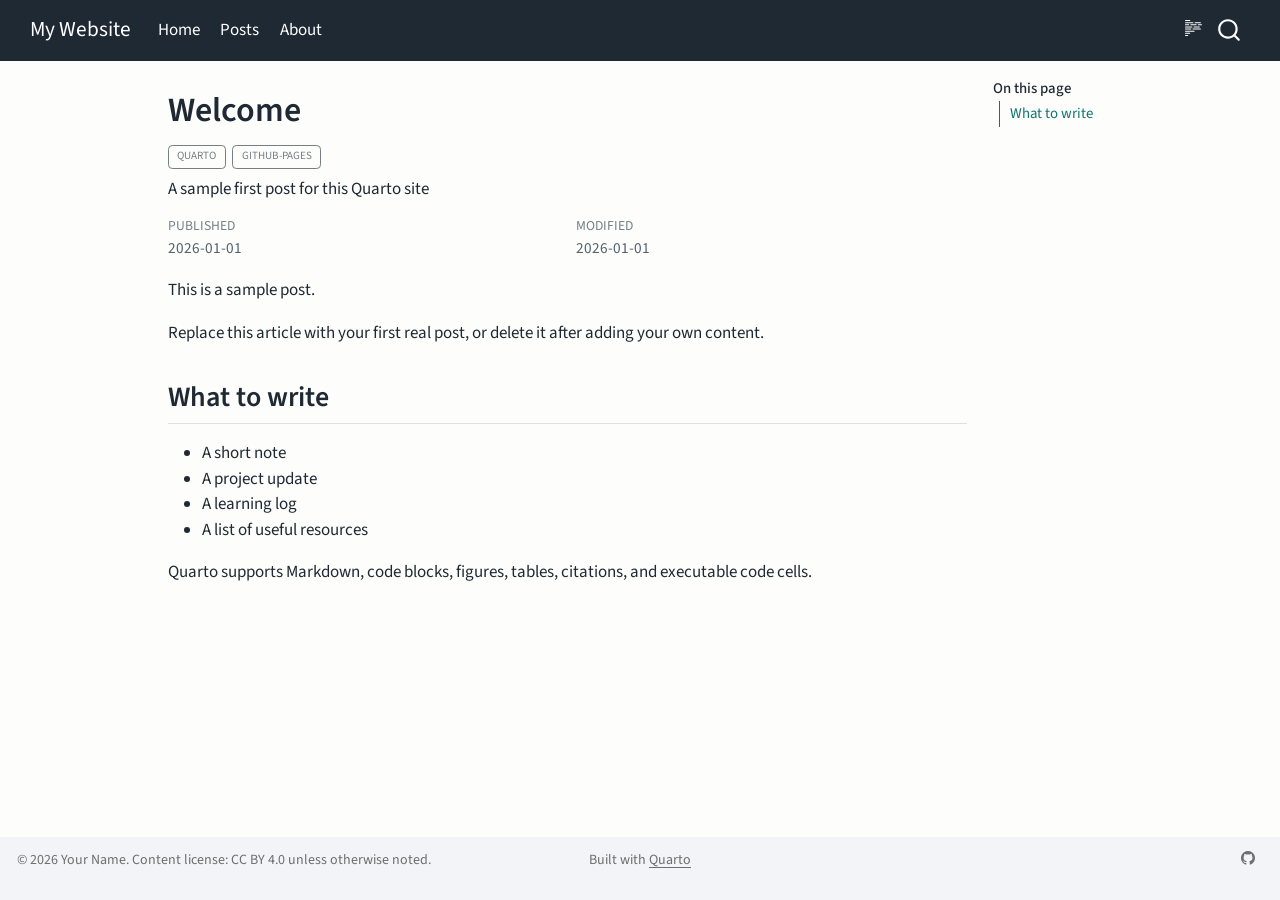
<file: posts/2026-01-01-welcome/index.html>
<!DOCTYPE html>
<html xmlns="http://www.w3.org/1999/xhtml" lang="en" xml:lang="en"><head>

<meta charset="utf-8">
<meta name="generator" content="quarto-1.9.38">

<meta name="viewport" content="width=device-width, initial-scale=1.0, user-scalable=yes">

<meta name="dcterms.date" content="2026-01-01">
<meta name="description" content="A sample first post for this Quarto site">

<title>Welcome – My Website</title>
<style>
/* Default styles provided by pandoc.
** See https://pandoc.org/MANUAL.html#variables-for-html for config info.
*/
code{white-space: pre-wrap;}
span.smallcaps{font-variant: small-caps;}
div.columns{display: flex; gap: min(4vw, 1.5em);}
div.column{flex: auto; overflow-x: auto;}
div.hanging-indent{margin-left: 1.5em; text-indent: -1.5em;}
ul.task-list{list-style: none;}
ul.task-list li input[type="checkbox"] {
  width: 0.8em;
  margin: 0 0.8em 0.2em -1em; /* quarto-specific, see https://github.com/quarto-dev/quarto-cli/issues/4556 */ 
  vertical-align: middle;
}
</style>


<script src="../../site_libs/quarto-nav/quarto-nav.js"></script>
<script src="../../site_libs/quarto-nav/headroom.min.js"></script>
<script src="../../site_libs/clipboard/clipboard.min.js"></script>
<script src="../../site_libs/quarto-search/autocomplete.umd.js"></script>
<script src="../../site_libs/quarto-search/fuse.min.js"></script>
<script src="../../site_libs/quarto-search/quarto-search.js"></script>
<meta name="quarto:offset" content="../../">
<script src="../../site_libs/quarto-html/quarto.js" type="module"></script>
<script src="../../site_libs/quarto-html/tabsets/tabsets.js" type="module"></script>
<script src="../../site_libs/quarto-html/popper.min.js"></script>
<script src="../../site_libs/quarto-html/tippy.umd.min.js"></script>
<script src="../../site_libs/quarto-html/anchor.min.js"></script>
<link href="../../site_libs/quarto-html/tippy.css" rel="stylesheet">
<link href="../../site_libs/quarto-html/quarto-syntax-highlighting-15634bcf2e68342d4ad2dfa704d543f6.css" rel="stylesheet" id="quarto-text-highlighting-styles">
<script src="../../site_libs/bootstrap/bootstrap.min.js"></script>
<link href="../../site_libs/bootstrap/bootstrap-icons.css" rel="stylesheet">
<link href="../../site_libs/bootstrap/bootstrap-e76c41b9581a04ea4daa92a0e69a9c32.min.css" rel="stylesheet" append-hash="true" id="quarto-bootstrap" data-mode="light">
<script id="quarto-search-options" type="application/json">{
  "location": "navbar",
  "copy-button": false,
  "collapse-after": 3,
  "panel-placement": "end",
  "type": "overlay",
  "limit": 50,
  "keyboard-shortcut": [
    "f",
    "/",
    "s"
  ],
  "show-item-context": false,
  "language": {
    "search-no-results-text": "No results",
    "search-matching-documents-text": "matching documents",
    "search-copy-link-title": "Copy link to search",
    "search-hide-matches-text": "Hide additional matches",
    "search-more-match-text": "more match in this document",
    "search-more-matches-text": "more matches in this document",
    "search-clear-button-title": "Clear",
    "search-text-placeholder": "",
    "search-detached-cancel-button-title": "Cancel",
    "search-submit-button-title": "Submit",
    "search-label": "Search"
  }
}</script>


</head>

<body class="nav-fixed quarto-light">

<div id="quarto-search-results"></div>
  <header id="quarto-header" class="headroom fixed-top">
    <nav class="navbar navbar-expand-lg " data-bs-theme="dark">
      <div class="navbar-container container-fluid">
      <div class="navbar-brand-container mx-auto">
    <a class="navbar-brand" href="../../index.html">
    <span class="navbar-title">My Website</span>
    </a>
  </div>
            <div id="quarto-search" class="" title="Search"></div>
          <button class="navbar-toggler" type="button" data-bs-toggle="collapse" data-bs-target="#navbarCollapse" aria-controls="navbarCollapse" role="menu" aria-expanded="false" aria-label="Toggle navigation" onclick="if (window.quartoToggleHeadroom) { window.quartoToggleHeadroom(); }">
  <span class="navbar-toggler-icon"></span>
</button>
          <div class="collapse navbar-collapse" id="navbarCollapse">
            <ul class="navbar-nav navbar-nav-scroll me-auto">
  <li class="nav-item">
    <a class="nav-link" href="../../index.html"> 
<span class="menu-text">Home</span></a>
  </li>  
  <li class="nav-item">
    <a class="nav-link" href="../../posts.html"> 
<span class="menu-text">Posts</span></a>
  </li>  
  <li class="nav-item">
    <a class="nav-link" href="../../about.html"> 
<span class="menu-text">About</span></a>
  </li>  
</ul>
          </div> <!-- /navcollapse -->
            <div class="quarto-navbar-tools">
  <a href="" class="quarto-reader-toggle quarto-navigation-tool px-1" onclick="window.quartoToggleReader(); return false;" title="Toggle reader mode">
  <div class="quarto-reader-toggle-btn">
  <i class="bi"></i>
  </div>
</a>
</div>
      </div> <!-- /container-fluid -->
    </nav>
</header>
<!-- content -->
<div id="quarto-content" class="quarto-container page-columns page-rows-contents page-layout-article page-navbar">
<!-- sidebar -->
<!-- margin-sidebar -->
    <div id="quarto-margin-sidebar" class="sidebar margin-sidebar">
        <nav id="TOC" role="doc-toc" class="toc-active">
    <h2 id="toc-title">On this page</h2>
   
  <ul>
  <li><a href="#what-to-write" id="toc-what-to-write" class="nav-link active" data-scroll-target="#what-to-write">What to write</a></li>
  </ul>
</nav>
    </div>
<!-- main -->
<main class="content" id="quarto-document-content">

<header id="title-block-header" class="quarto-title-block default">
<div class="quarto-title">
<h1 class="title">Welcome</h1>
  <div class="quarto-categories">
    <div class="quarto-category">quarto</div>
    <div class="quarto-category">github-pages</div>
  </div>
  </div>

<div>
  <div class="description">
    A sample first post for this Quarto site
  </div>
</div>


<div class="quarto-title-meta">

    
    <div>
    <div class="quarto-title-meta-heading">Published</div>
    <div class="quarto-title-meta-contents">
      <p class="date">2026-01-01</p>
    </div>
  </div>
  
    <div>
    <div class="quarto-title-meta-heading">Modified</div>
    <div class="quarto-title-meta-contents">
      <p class="date-modified">2026-01-01</p>
    </div>
  </div>
    
  </div>
  


</header>


<p>This is a sample post.</p>
<p>Replace this article with your first real post, or delete it after adding your own content.</p>
<section id="what-to-write" class="level2">
<h2 class="anchored" data-anchor-id="what-to-write">What to write</h2>
<ul>
<li>A short note</li>
<li>A project update</li>
<li>A learning log</li>
<li>A list of useful resources</li>
</ul>
<p>Quarto supports Markdown, code blocks, figures, tables, citations, and executable code cells.</p>


</section>

</main> <!-- /main -->
<script id="quarto-html-after-body" type="application/javascript">
  window.document.addEventListener("DOMContentLoaded", function (event) {
    const icon = "";
    const anchorJS = new window.AnchorJS();
    anchorJS.options = {
      placement: 'right',
      icon: icon
    };
    anchorJS.add('.anchored');
    const isCodeAnnotation = (el) => {
      for (const clz of el.classList) {
        if (clz.startsWith('code-annotation-')) {                     
          return true;
        }
      }
      return false;
    }
    const onCopySuccess = function(e) {
      // button target
      const button = e.trigger;
      // don't keep focus
      button.blur();
      // flash "checked"
      button.classList.add('code-copy-button-checked');
      var currentTitle = button.getAttribute("title");
      button.setAttribute("title", "Copied!");
      let tooltip;
      if (window.bootstrap) {
        button.setAttribute("data-bs-toggle", "tooltip");
        button.setAttribute("data-bs-placement", "left");
        button.setAttribute("data-bs-title", "Copied!");
        tooltip = new bootstrap.Tooltip(button, 
          { trigger: "manual", 
            customClass: "code-copy-button-tooltip",
            offset: [0, -8]});
        tooltip.show();    
      }
      setTimeout(function() {
        if (tooltip) {
          tooltip.hide();
          button.removeAttribute("data-bs-title");
          button.removeAttribute("data-bs-toggle");
          button.removeAttribute("data-bs-placement");
        }
        button.setAttribute("title", currentTitle);
        button.classList.remove('code-copy-button-checked');
      }, 1000);
      // clear code selection
      e.clearSelection();
    }
    const getTextToCopy = function(trigger) {
      const outerScaffold = trigger.parentElement.cloneNode(true);
      const codeEl = outerScaffold.querySelector('code');
      for (const childEl of codeEl.children) {
        if (isCodeAnnotation(childEl)) {
          childEl.remove();
        }
      }
      return codeEl.innerText;
    }
    const clipboard = new window.ClipboardJS('.code-copy-button:not([data-in-quarto-modal])', {
      text: getTextToCopy
    });
    clipboard.on('success', onCopySuccess);
    if (window.document.getElementById('quarto-embedded-source-code-modal')) {
      const clipboardModal = new window.ClipboardJS('.code-copy-button[data-in-quarto-modal]', {
        text: getTextToCopy,
        container: window.document.getElementById('quarto-embedded-source-code-modal')
      });
      clipboardModal.on('success', onCopySuccess);
    }
      var localhostRegex = new RegExp(/^(?:http|https):\/\/localhost\:?[0-9]*\//);
      var mailtoRegex = new RegExp(/^mailto:/);
        var filterRegex = new RegExp("https:\/\/USERNAME\.github\.io\/REPOSITORY_NAME\/");
      var isInternal = (href) => {
          return filterRegex.test(href) || localhostRegex.test(href) || mailtoRegex.test(href);
      }
      // Inspect non-navigation links and adorn them if external
     var links = window.document.querySelectorAll('a[href]:not(.nav-link):not(.navbar-brand):not(.toc-action):not(.sidebar-link):not(.sidebar-item-toggle):not(.pagination-link):not(.no-external):not([aria-hidden]):not(.dropdown-item):not(.quarto-navigation-tool):not(.about-link)');
      for (var i=0; i<links.length; i++) {
        const link = links[i];
        if (!isInternal(link.href)) {
          // undo the damage that might have been done by quarto-nav.js in the case of
          // links that we want to consider external
          if (link.dataset.originalHref !== undefined) {
            link.href = link.dataset.originalHref;
          }
        }
      }
    function tippyHover(el, contentFn, onTriggerFn, onUntriggerFn) {
      const config = {
        allowHTML: true,
        maxWidth: 500,
        delay: 100,
        arrow: false,
        appendTo: function(el) {
            return el.parentElement;
        },
        interactive: true,
        interactiveBorder: 10,
        theme: 'quarto',
        placement: 'bottom-start',
      };
      if (contentFn) {
        config.content = contentFn;
      }
      if (onTriggerFn) {
        config.onTrigger = onTriggerFn;
      }
      if (onUntriggerFn) {
        config.onUntrigger = onUntriggerFn;
      }
      window.tippy(el, config); 
    }
    const noterefs = window.document.querySelectorAll('a[role="doc-noteref"]');
    for (var i=0; i<noterefs.length; i++) {
      const ref = noterefs[i];
      tippyHover(ref, function() {
        // use id or data attribute instead here
        let href = ref.getAttribute('data-footnote-href') || ref.getAttribute('href');
        try { href = new URL(href).hash; } catch {}
        const id = href.replace(/^#\/?/, "");
        const note = window.document.getElementById(id);
        if (note) {
          return note.innerHTML;
        } else {
          return "";
        }
      });
    }
    const xrefs = window.document.querySelectorAll('a.quarto-xref');
    const processXRef = (id, note) => {
      // Strip column container classes
      const stripColumnClz = (el) => {
        el.classList.remove("page-full", "page-columns");
        if (el.children) {
          for (const child of el.children) {
            stripColumnClz(child);
          }
        }
      }
      stripColumnClz(note)
      if (id === null || id.startsWith('sec-')) {
        // Special case sections, only their first couple elements
        const container = document.createElement("div");
        if (note.children && note.children.length > 2) {
          container.appendChild(note.children[0].cloneNode(true));
          for (let i = 1; i < note.children.length; i++) {
            const child = note.children[i];
            if (child.tagName === "P" && child.innerText === "") {
              continue;
            } else {
              container.appendChild(child.cloneNode(true));
              break;
            }
          }
          if (window.Quarto?.typesetMath) {
            window.Quarto.typesetMath(container);
          }
          return container.innerHTML
        } else {
          if (window.Quarto?.typesetMath) {
            window.Quarto.typesetMath(note);
          }
          return note.innerHTML;
        }
      } else {
        // Remove any anchor links if they are present
        const anchorLink = note.querySelector('a.anchorjs-link');
        if (anchorLink) {
          anchorLink.remove();
        }
        if (window.Quarto?.typesetMath) {
          window.Quarto.typesetMath(note);
        }
        if (note.classList.contains("callout")) {
          return note.outerHTML;
        } else {
          return note.innerHTML;
        }
      }
    }
    for (var i=0; i<xrefs.length; i++) {
      const xref = xrefs[i];
      tippyHover(xref, undefined, function(instance) {
        instance.disable();
        let url = xref.getAttribute('href');
        let hash = undefined; 
        if (url.startsWith('#')) {
          hash = url;
        } else {
          try { hash = new URL(url).hash; } catch {}
        }
        if (hash) {
          const id = hash.replace(/^#\/?/, "");
          const note = window.document.getElementById(id);
          if (note !== null) {
            try {
              const html = processXRef(id, note.cloneNode(true));
              instance.setContent(html);
            } finally {
              instance.enable();
              instance.show();
            }
          } else {
            // See if we can fetch this
            fetch(url.split('#')[0])
            .then(res => res.text())
            .then(html => {
              const parser = new DOMParser();
              const htmlDoc = parser.parseFromString(html, "text/html");
              const note = htmlDoc.getElementById(id);
              if (note !== null) {
                const html = processXRef(id, note);
                instance.setContent(html);
              } 
            }).finally(() => {
              instance.enable();
              instance.show();
            });
          }
        } else {
          // See if we can fetch a full url (with no hash to target)
          // This is a special case and we should probably do some content thinning / targeting
          fetch(url)
          .then(res => res.text())
          .then(html => {
            const parser = new DOMParser();
            const htmlDoc = parser.parseFromString(html, "text/html");
            const note = htmlDoc.querySelector('main.content');
            if (note !== null) {
              // This should only happen for chapter cross references
              // (since there is no id in the URL)
              // remove the first header
              if (note.children.length > 0 && note.children[0].tagName === "HEADER") {
                note.children[0].remove();
              }
              const html = processXRef(null, note);
              instance.setContent(html);
            } 
          }).finally(() => {
            instance.enable();
            instance.show();
          });
        }
      }, function(instance) {
      });
    }
        let selectedAnnoteEl;
        const selectorForAnnotation = ( cell, annotation) => {
          let cellAttr = 'data-code-cell="' + cell + '"';
          let lineAttr = 'data-code-annotation="' +  annotation + '"';
          const selector = 'span[' + cellAttr + '][' + lineAttr + ']';
          return selector;
        }
        const selectCodeLines = (annoteEl) => {
          const doc = window.document;
          const targetCell = annoteEl.getAttribute("data-target-cell");
          const targetAnnotation = annoteEl.getAttribute("data-target-annotation");
          const annoteSpan = window.document.querySelector(selectorForAnnotation(targetCell, targetAnnotation));
          const lines = annoteSpan.getAttribute("data-code-lines").split(",");
          const lineIds = lines.map((line) => {
            return targetCell + "-" + line;
          })
          let top = null;
          let height = null;
          let parent = null;
          if (lineIds.length > 0) {
              //compute the position of the single el (top and bottom and make a div)
              const el = window.document.getElementById(lineIds[0]);
              top = el.offsetTop;
              height = el.offsetHeight;
              parent = el.parentElement.parentElement;
            if (lineIds.length > 1) {
              const lastEl = window.document.getElementById(lineIds[lineIds.length - 1]);
              const bottom = lastEl.offsetTop + lastEl.offsetHeight;
              height = bottom - top;
            }
            if (top !== null && height !== null && parent !== null) {
              // cook up a div (if necessary) and position it 
              let div = window.document.getElementById("code-annotation-line-highlight");
              if (div === null) {
                div = window.document.createElement("div");
                div.setAttribute("id", "code-annotation-line-highlight");
                div.style.position = 'absolute';
                parent.appendChild(div);
              }
              div.style.top = top - 2 + "px";
              div.style.height = height + 4 + "px";
              div.style.left = 0;
              let gutterDiv = window.document.getElementById("code-annotation-line-highlight-gutter");
              if (gutterDiv === null) {
                gutterDiv = window.document.createElement("div");
                gutterDiv.setAttribute("id", "code-annotation-line-highlight-gutter");
                gutterDiv.style.position = 'absolute';
                const codeCell = window.document.getElementById(targetCell);
                const gutter = codeCell.querySelector('.code-annotation-gutter');
                gutter.appendChild(gutterDiv);
              }
              gutterDiv.style.top = top - 2 + "px";
              gutterDiv.style.height = height + 4 + "px";
            }
            selectedAnnoteEl = annoteEl;
          }
        };
        const unselectCodeLines = () => {
          const elementsIds = ["code-annotation-line-highlight", "code-annotation-line-highlight-gutter"];
          elementsIds.forEach((elId) => {
            const div = window.document.getElementById(elId);
            if (div) {
              div.remove();
            }
          });
          selectedAnnoteEl = undefined;
        };
          // Handle positioning of the toggle
      window.addEventListener(
        "resize",
        throttle(() => {
          elRect = undefined;
          if (selectedAnnoteEl) {
            selectCodeLines(selectedAnnoteEl);
          }
        }, 10)
      );
      function throttle(fn, ms) {
      let throttle = false;
      let timer;
        return (...args) => {
          if(!throttle) { // first call gets through
              fn.apply(this, args);
              throttle = true;
          } else { // all the others get throttled
              if(timer) clearTimeout(timer); // cancel #2
              timer = setTimeout(() => {
                fn.apply(this, args);
                timer = throttle = false;
              }, ms);
          }
        };
      }
        // Attach click handler to the DT
        const annoteDls = window.document.querySelectorAll('dt[data-target-cell]');
        for (const annoteDlNode of annoteDls) {
          annoteDlNode.addEventListener('click', (event) => {
            const clickedEl = event.target;
            if (clickedEl !== selectedAnnoteEl) {
              unselectCodeLines();
              const activeEl = window.document.querySelector('dt[data-target-cell].code-annotation-active');
              if (activeEl) {
                activeEl.classList.remove('code-annotation-active');
              }
              selectCodeLines(clickedEl);
              clickedEl.classList.add('code-annotation-active');
            } else {
              // Unselect the line
              unselectCodeLines();
              clickedEl.classList.remove('code-annotation-active');
            }
          });
        }
    const findCites = (el) => {
      const parentEl = el.parentElement;
      if (parentEl) {
        const cites = parentEl.dataset.cites;
        if (cites) {
          return {
            el,
            cites: cites.split(' ')
          };
        } else {
          return findCites(el.parentElement)
        }
      } else {
        return undefined;
      }
    };
    var bibliorefs = window.document.querySelectorAll('a[role="doc-biblioref"]');
    for (var i=0; i<bibliorefs.length; i++) {
      const ref = bibliorefs[i];
      const citeInfo = findCites(ref);
      if (citeInfo) {
        tippyHover(citeInfo.el, function() {
          var popup = window.document.createElement('div');
          citeInfo.cites.forEach(function(cite) {
            var citeDiv = window.document.createElement('div');
            citeDiv.classList.add('hanging-indent');
            citeDiv.classList.add('csl-entry');
            var biblioDiv = window.document.getElementById('ref-' + cite);
            if (biblioDiv) {
              citeDiv.innerHTML = biblioDiv.innerHTML;
            }
            popup.appendChild(citeDiv);
          });
          return popup.innerHTML;
        });
      }
    }
  });
  </script>
</div> <!-- /content -->
<footer class="footer">
  <div class="nav-footer">
    <div class="nav-footer-left">
<p>© 2026 Your Name. Content license: CC BY 4.0 unless otherwise noted.</p>
</div>   
    <div class="nav-footer-center">
<p>Built with <a href="https://quarto.org/">Quarto</a></p>
</div>
    <div class="nav-footer-right">
      <ul class="footer-items list-unstyled">
    <li class="nav-item compact">
    <a class="nav-link" href="https://github.com/USERNAME/REPOSITORY_NAME">
      <i class="bi bi-github" role="img">
</i> 
    </a>
  </li>  
</ul>
    </div>
  </div>
</footer>




</body></html>
</file>
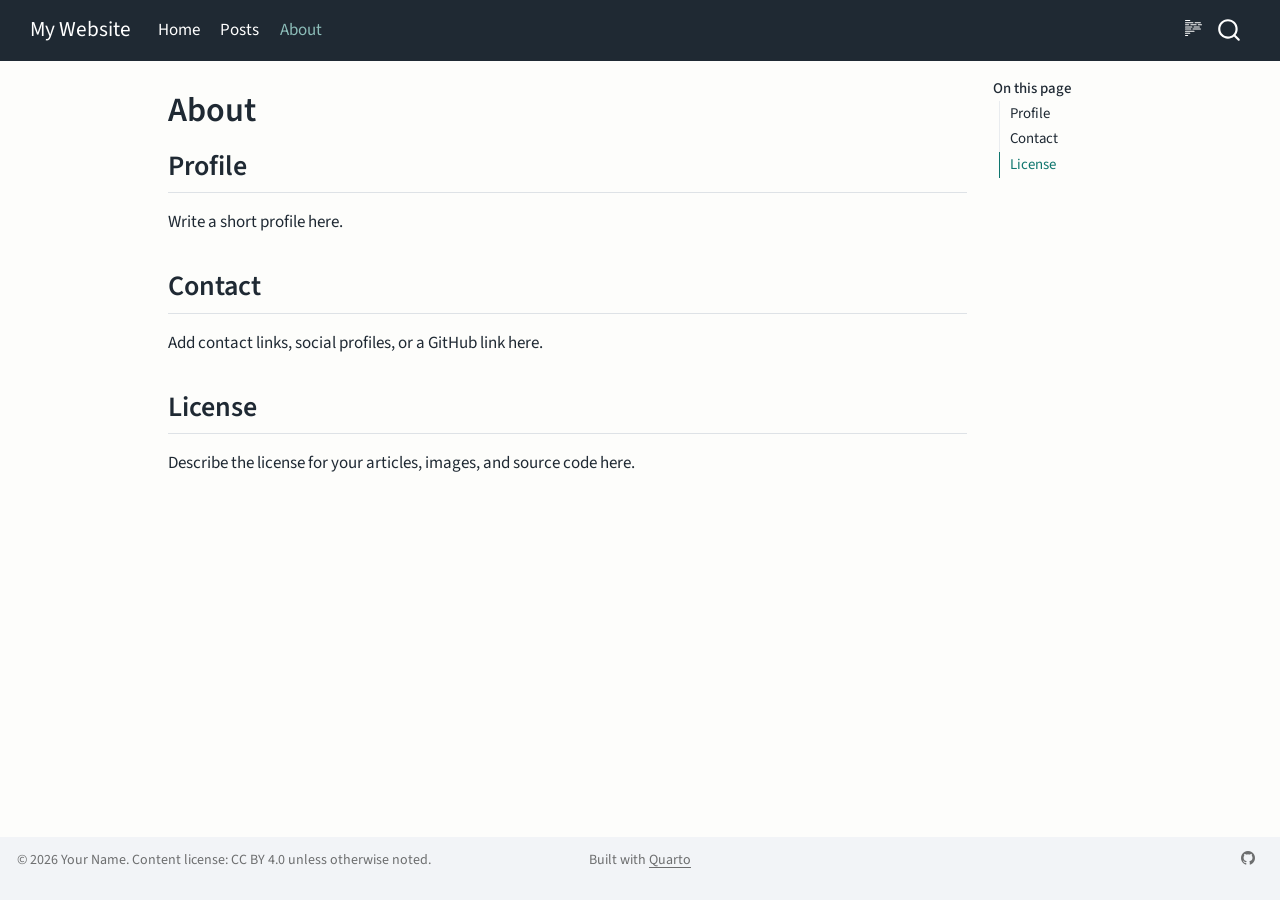
<file: about.html>
<!DOCTYPE html>
<html xmlns="http://www.w3.org/1999/xhtml" lang="en" xml:lang="en"><head>

<meta charset="utf-8">
<meta name="generator" content="quarto-1.9.38">

<meta name="viewport" content="width=device-width, initial-scale=1.0, user-scalable=yes">


<title>About – My Website</title>
<style>
/* Default styles provided by pandoc.
** See https://pandoc.org/MANUAL.html#variables-for-html for config info.
*/
code{white-space: pre-wrap;}
span.smallcaps{font-variant: small-caps;}
div.columns{display: flex; gap: min(4vw, 1.5em);}
div.column{flex: auto; overflow-x: auto;}
div.hanging-indent{margin-left: 1.5em; text-indent: -1.5em;}
ul.task-list{list-style: none;}
ul.task-list li input[type="checkbox"] {
  width: 0.8em;
  margin: 0 0.8em 0.2em -1em; /* quarto-specific, see https://github.com/quarto-dev/quarto-cli/issues/4556 */ 
  vertical-align: middle;
}
</style>


<script src="site_libs/quarto-nav/quarto-nav.js"></script>
<script src="site_libs/quarto-nav/headroom.min.js"></script>
<script src="site_libs/clipboard/clipboard.min.js"></script>
<script src="site_libs/quarto-search/autocomplete.umd.js"></script>
<script src="site_libs/quarto-search/fuse.min.js"></script>
<script src="site_libs/quarto-search/quarto-search.js"></script>
<meta name="quarto:offset" content="./">
<script src="site_libs/quarto-html/quarto.js" type="module"></script>
<script src="site_libs/quarto-html/tabsets/tabsets.js" type="module"></script>
<script src="site_libs/quarto-html/popper.min.js"></script>
<script src="site_libs/quarto-html/tippy.umd.min.js"></script>
<script src="site_libs/quarto-html/anchor.min.js"></script>
<link href="site_libs/quarto-html/tippy.css" rel="stylesheet">
<link href="site_libs/quarto-html/quarto-syntax-highlighting-15634bcf2e68342d4ad2dfa704d543f6.css" rel="stylesheet" id="quarto-text-highlighting-styles">
<script src="site_libs/bootstrap/bootstrap.min.js"></script>
<link href="site_libs/bootstrap/bootstrap-icons.css" rel="stylesheet">
<link href="site_libs/bootstrap/bootstrap-e76c41b9581a04ea4daa92a0e69a9c32.min.css" rel="stylesheet" append-hash="true" id="quarto-bootstrap" data-mode="light">
<script id="quarto-search-options" type="application/json">{
  "location": "navbar",
  "copy-button": false,
  "collapse-after": 3,
  "panel-placement": "end",
  "type": "overlay",
  "limit": 50,
  "keyboard-shortcut": [
    "f",
    "/",
    "s"
  ],
  "show-item-context": false,
  "language": {
    "search-no-results-text": "No results",
    "search-matching-documents-text": "matching documents",
    "search-copy-link-title": "Copy link to search",
    "search-hide-matches-text": "Hide additional matches",
    "search-more-match-text": "more match in this document",
    "search-more-matches-text": "more matches in this document",
    "search-clear-button-title": "Clear",
    "search-text-placeholder": "",
    "search-detached-cancel-button-title": "Cancel",
    "search-submit-button-title": "Submit",
    "search-label": "Search"
  }
}</script>


</head>

<body class="nav-fixed quarto-light">

<div id="quarto-search-results"></div>
  <header id="quarto-header" class="headroom fixed-top">
    <nav class="navbar navbar-expand-lg " data-bs-theme="dark">
      <div class="navbar-container container-fluid">
      <div class="navbar-brand-container mx-auto">
    <a class="navbar-brand" href="./index.html">
    <span class="navbar-title">My Website</span>
    </a>
  </div>
            <div id="quarto-search" class="" title="Search"></div>
          <button class="navbar-toggler" type="button" data-bs-toggle="collapse" data-bs-target="#navbarCollapse" aria-controls="navbarCollapse" role="menu" aria-expanded="false" aria-label="Toggle navigation" onclick="if (window.quartoToggleHeadroom) { window.quartoToggleHeadroom(); }">
  <span class="navbar-toggler-icon"></span>
</button>
          <div class="collapse navbar-collapse" id="navbarCollapse">
            <ul class="navbar-nav navbar-nav-scroll me-auto">
  <li class="nav-item">
    <a class="nav-link" href="./index.html"> 
<span class="menu-text">Home</span></a>
  </li>  
  <li class="nav-item">
    <a class="nav-link" href="./posts.html"> 
<span class="menu-text">Posts</span></a>
  </li>  
  <li class="nav-item">
    <a class="nav-link active" href="./about.html" aria-current="page"> 
<span class="menu-text">About</span></a>
  </li>  
</ul>
          </div> <!-- /navcollapse -->
            <div class="quarto-navbar-tools">
  <a href="" class="quarto-reader-toggle quarto-navigation-tool px-1" onclick="window.quartoToggleReader(); return false;" title="Toggle reader mode">
  <div class="quarto-reader-toggle-btn">
  <i class="bi"></i>
  </div>
</a>
</div>
      </div> <!-- /container-fluid -->
    </nav>
</header>
<!-- content -->
<div id="quarto-content" class="quarto-container page-columns page-rows-contents page-layout-article page-navbar">
<!-- sidebar -->
<!-- margin-sidebar -->
    <div id="quarto-margin-sidebar" class="sidebar margin-sidebar">
        <nav id="TOC" role="doc-toc" class="toc-active">
    <h2 id="toc-title">On this page</h2>
   
  <ul>
  <li><a href="#profile" id="toc-profile" class="nav-link active" data-scroll-target="#profile">Profile</a></li>
  <li><a href="#contact" id="toc-contact" class="nav-link" data-scroll-target="#contact">Contact</a></li>
  <li><a href="#license" id="toc-license" class="nav-link" data-scroll-target="#license">License</a></li>
  </ul>
</nav>
    </div>
<!-- main -->
<main class="content" id="quarto-document-content">

<header id="title-block-header" class="quarto-title-block default">
<div class="quarto-title">
<h1 class="title">About</h1>
</div>



<div class="quarto-title-meta">

    
  
    
  </div>
  


</header>


<section id="profile" class="level2">
<h2 class="anchored" data-anchor-id="profile">Profile</h2>
<p>Write a short profile here.</p>
</section>
<section id="contact" class="level2">
<h2 class="anchored" data-anchor-id="contact">Contact</h2>
<p>Add contact links, social profiles, or a GitHub link here.</p>
</section>
<section id="license" class="level2">
<h2 class="anchored" data-anchor-id="license">License</h2>
<p>Describe the license for your articles, images, and source code here.</p>


</section>

</main> <!-- /main -->
<script id="quarto-html-after-body" type="application/javascript">
  window.document.addEventListener("DOMContentLoaded", function (event) {
    const icon = "";
    const anchorJS = new window.AnchorJS();
    anchorJS.options = {
      placement: 'right',
      icon: icon
    };
    anchorJS.add('.anchored');
    const isCodeAnnotation = (el) => {
      for (const clz of el.classList) {
        if (clz.startsWith('code-annotation-')) {                     
          return true;
        }
      }
      return false;
    }
    const onCopySuccess = function(e) {
      // button target
      const button = e.trigger;
      // don't keep focus
      button.blur();
      // flash "checked"
      button.classList.add('code-copy-button-checked');
      var currentTitle = button.getAttribute("title");
      button.setAttribute("title", "Copied!");
      let tooltip;
      if (window.bootstrap) {
        button.setAttribute("data-bs-toggle", "tooltip");
        button.setAttribute("data-bs-placement", "left");
        button.setAttribute("data-bs-title", "Copied!");
        tooltip = new bootstrap.Tooltip(button, 
          { trigger: "manual", 
            customClass: "code-copy-button-tooltip",
            offset: [0, -8]});
        tooltip.show();    
      }
      setTimeout(function() {
        if (tooltip) {
          tooltip.hide();
          button.removeAttribute("data-bs-title");
          button.removeAttribute("data-bs-toggle");
          button.removeAttribute("data-bs-placement");
        }
        button.setAttribute("title", currentTitle);
        button.classList.remove('code-copy-button-checked');
      }, 1000);
      // clear code selection
      e.clearSelection();
    }
    const getTextToCopy = function(trigger) {
      const outerScaffold = trigger.parentElement.cloneNode(true);
      const codeEl = outerScaffold.querySelector('code');
      for (const childEl of codeEl.children) {
        if (isCodeAnnotation(childEl)) {
          childEl.remove();
        }
      }
      return codeEl.innerText;
    }
    const clipboard = new window.ClipboardJS('.code-copy-button:not([data-in-quarto-modal])', {
      text: getTextToCopy
    });
    clipboard.on('success', onCopySuccess);
    if (window.document.getElementById('quarto-embedded-source-code-modal')) {
      const clipboardModal = new window.ClipboardJS('.code-copy-button[data-in-quarto-modal]', {
        text: getTextToCopy,
        container: window.document.getElementById('quarto-embedded-source-code-modal')
      });
      clipboardModal.on('success', onCopySuccess);
    }
      var localhostRegex = new RegExp(/^(?:http|https):\/\/localhost\:?[0-9]*\//);
      var mailtoRegex = new RegExp(/^mailto:/);
        var filterRegex = new RegExp("https:\/\/USERNAME\.github\.io\/REPOSITORY_NAME\/");
      var isInternal = (href) => {
          return filterRegex.test(href) || localhostRegex.test(href) || mailtoRegex.test(href);
      }
      // Inspect non-navigation links and adorn them if external
     var links = window.document.querySelectorAll('a[href]:not(.nav-link):not(.navbar-brand):not(.toc-action):not(.sidebar-link):not(.sidebar-item-toggle):not(.pagination-link):not(.no-external):not([aria-hidden]):not(.dropdown-item):not(.quarto-navigation-tool):not(.about-link)');
      for (var i=0; i<links.length; i++) {
        const link = links[i];
        if (!isInternal(link.href)) {
          // undo the damage that might have been done by quarto-nav.js in the case of
          // links that we want to consider external
          if (link.dataset.originalHref !== undefined) {
            link.href = link.dataset.originalHref;
          }
        }
      }
    function tippyHover(el, contentFn, onTriggerFn, onUntriggerFn) {
      const config = {
        allowHTML: true,
        maxWidth: 500,
        delay: 100,
        arrow: false,
        appendTo: function(el) {
            return el.parentElement;
        },
        interactive: true,
        interactiveBorder: 10,
        theme: 'quarto',
        placement: 'bottom-start',
      };
      if (contentFn) {
        config.content = contentFn;
      }
      if (onTriggerFn) {
        config.onTrigger = onTriggerFn;
      }
      if (onUntriggerFn) {
        config.onUntrigger = onUntriggerFn;
      }
      window.tippy(el, config); 
    }
    const noterefs = window.document.querySelectorAll('a[role="doc-noteref"]');
    for (var i=0; i<noterefs.length; i++) {
      const ref = noterefs[i];
      tippyHover(ref, function() {
        // use id or data attribute instead here
        let href = ref.getAttribute('data-footnote-href') || ref.getAttribute('href');
        try { href = new URL(href).hash; } catch {}
        const id = href.replace(/^#\/?/, "");
        const note = window.document.getElementById(id);
        if (note) {
          return note.innerHTML;
        } else {
          return "";
        }
      });
    }
    const xrefs = window.document.querySelectorAll('a.quarto-xref');
    const processXRef = (id, note) => {
      // Strip column container classes
      const stripColumnClz = (el) => {
        el.classList.remove("page-full", "page-columns");
        if (el.children) {
          for (const child of el.children) {
            stripColumnClz(child);
          }
        }
      }
      stripColumnClz(note)
      if (id === null || id.startsWith('sec-')) {
        // Special case sections, only their first couple elements
        const container = document.createElement("div");
        if (note.children && note.children.length > 2) {
          container.appendChild(note.children[0].cloneNode(true));
          for (let i = 1; i < note.children.length; i++) {
            const child = note.children[i];
            if (child.tagName === "P" && child.innerText === "") {
              continue;
            } else {
              container.appendChild(child.cloneNode(true));
              break;
            }
          }
          if (window.Quarto?.typesetMath) {
            window.Quarto.typesetMath(container);
          }
          return container.innerHTML
        } else {
          if (window.Quarto?.typesetMath) {
            window.Quarto.typesetMath(note);
          }
          return note.innerHTML;
        }
      } else {
        // Remove any anchor links if they are present
        const anchorLink = note.querySelector('a.anchorjs-link');
        if (anchorLink) {
          anchorLink.remove();
        }
        if (window.Quarto?.typesetMath) {
          window.Quarto.typesetMath(note);
        }
        if (note.classList.contains("callout")) {
          return note.outerHTML;
        } else {
          return note.innerHTML;
        }
      }
    }
    for (var i=0; i<xrefs.length; i++) {
      const xref = xrefs[i];
      tippyHover(xref, undefined, function(instance) {
        instance.disable();
        let url = xref.getAttribute('href');
        let hash = undefined; 
        if (url.startsWith('#')) {
          hash = url;
        } else {
          try { hash = new URL(url).hash; } catch {}
        }
        if (hash) {
          const id = hash.replace(/^#\/?/, "");
          const note = window.document.getElementById(id);
          if (note !== null) {
            try {
              const html = processXRef(id, note.cloneNode(true));
              instance.setContent(html);
            } finally {
              instance.enable();
              instance.show();
            }
          } else {
            // See if we can fetch this
            fetch(url.split('#')[0])
            .then(res => res.text())
            .then(html => {
              const parser = new DOMParser();
              const htmlDoc = parser.parseFromString(html, "text/html");
              const note = htmlDoc.getElementById(id);
              if (note !== null) {
                const html = processXRef(id, note);
                instance.setContent(html);
              } 
            }).finally(() => {
              instance.enable();
              instance.show();
            });
          }
        } else {
          // See if we can fetch a full url (with no hash to target)
          // This is a special case and we should probably do some content thinning / targeting
          fetch(url)
          .then(res => res.text())
          .then(html => {
            const parser = new DOMParser();
            const htmlDoc = parser.parseFromString(html, "text/html");
            const note = htmlDoc.querySelector('main.content');
            if (note !== null) {
              // This should only happen for chapter cross references
              // (since there is no id in the URL)
              // remove the first header
              if (note.children.length > 0 && note.children[0].tagName === "HEADER") {
                note.children[0].remove();
              }
              const html = processXRef(null, note);
              instance.setContent(html);
            } 
          }).finally(() => {
            instance.enable();
            instance.show();
          });
        }
      }, function(instance) {
      });
    }
        let selectedAnnoteEl;
        const selectorForAnnotation = ( cell, annotation) => {
          let cellAttr = 'data-code-cell="' + cell + '"';
          let lineAttr = 'data-code-annotation="' +  annotation + '"';
          const selector = 'span[' + cellAttr + '][' + lineAttr + ']';
          return selector;
        }
        const selectCodeLines = (annoteEl) => {
          const doc = window.document;
          const targetCell = annoteEl.getAttribute("data-target-cell");
          const targetAnnotation = annoteEl.getAttribute("data-target-annotation");
          const annoteSpan = window.document.querySelector(selectorForAnnotation(targetCell, targetAnnotation));
          const lines = annoteSpan.getAttribute("data-code-lines").split(",");
          const lineIds = lines.map((line) => {
            return targetCell + "-" + line;
          })
          let top = null;
          let height = null;
          let parent = null;
          if (lineIds.length > 0) {
              //compute the position of the single el (top and bottom and make a div)
              const el = window.document.getElementById(lineIds[0]);
              top = el.offsetTop;
              height = el.offsetHeight;
              parent = el.parentElement.parentElement;
            if (lineIds.length > 1) {
              const lastEl = window.document.getElementById(lineIds[lineIds.length - 1]);
              const bottom = lastEl.offsetTop + lastEl.offsetHeight;
              height = bottom - top;
            }
            if (top !== null && height !== null && parent !== null) {
              // cook up a div (if necessary) and position it 
              let div = window.document.getElementById("code-annotation-line-highlight");
              if (div === null) {
                div = window.document.createElement("div");
                div.setAttribute("id", "code-annotation-line-highlight");
                div.style.position = 'absolute';
                parent.appendChild(div);
              }
              div.style.top = top - 2 + "px";
              div.style.height = height + 4 + "px";
              div.style.left = 0;
              let gutterDiv = window.document.getElementById("code-annotation-line-highlight-gutter");
              if (gutterDiv === null) {
                gutterDiv = window.document.createElement("div");
                gutterDiv.setAttribute("id", "code-annotation-line-highlight-gutter");
                gutterDiv.style.position = 'absolute';
                const codeCell = window.document.getElementById(targetCell);
                const gutter = codeCell.querySelector('.code-annotation-gutter');
                gutter.appendChild(gutterDiv);
              }
              gutterDiv.style.top = top - 2 + "px";
              gutterDiv.style.height = height + 4 + "px";
            }
            selectedAnnoteEl = annoteEl;
          }
        };
        const unselectCodeLines = () => {
          const elementsIds = ["code-annotation-line-highlight", "code-annotation-line-highlight-gutter"];
          elementsIds.forEach((elId) => {
            const div = window.document.getElementById(elId);
            if (div) {
              div.remove();
            }
          });
          selectedAnnoteEl = undefined;
        };
          // Handle positioning of the toggle
      window.addEventListener(
        "resize",
        throttle(() => {
          elRect = undefined;
          if (selectedAnnoteEl) {
            selectCodeLines(selectedAnnoteEl);
          }
        }, 10)
      );
      function throttle(fn, ms) {
      let throttle = false;
      let timer;
        return (...args) => {
          if(!throttle) { // first call gets through
              fn.apply(this, args);
              throttle = true;
          } else { // all the others get throttled
              if(timer) clearTimeout(timer); // cancel #2
              timer = setTimeout(() => {
                fn.apply(this, args);
                timer = throttle = false;
              }, ms);
          }
        };
      }
        // Attach click handler to the DT
        const annoteDls = window.document.querySelectorAll('dt[data-target-cell]');
        for (const annoteDlNode of annoteDls) {
          annoteDlNode.addEventListener('click', (event) => {
            const clickedEl = event.target;
            if (clickedEl !== selectedAnnoteEl) {
              unselectCodeLines();
              const activeEl = window.document.querySelector('dt[data-target-cell].code-annotation-active');
              if (activeEl) {
                activeEl.classList.remove('code-annotation-active');
              }
              selectCodeLines(clickedEl);
              clickedEl.classList.add('code-annotation-active');
            } else {
              // Unselect the line
              unselectCodeLines();
              clickedEl.classList.remove('code-annotation-active');
            }
          });
        }
    const findCites = (el) => {
      const parentEl = el.parentElement;
      if (parentEl) {
        const cites = parentEl.dataset.cites;
        if (cites) {
          return {
            el,
            cites: cites.split(' ')
          };
        } else {
          return findCites(el.parentElement)
        }
      } else {
        return undefined;
      }
    };
    var bibliorefs = window.document.querySelectorAll('a[role="doc-biblioref"]');
    for (var i=0; i<bibliorefs.length; i++) {
      const ref = bibliorefs[i];
      const citeInfo = findCites(ref);
      if (citeInfo) {
        tippyHover(citeInfo.el, function() {
          var popup = window.document.createElement('div');
          citeInfo.cites.forEach(function(cite) {
            var citeDiv = window.document.createElement('div');
            citeDiv.classList.add('hanging-indent');
            citeDiv.classList.add('csl-entry');
            var biblioDiv = window.document.getElementById('ref-' + cite);
            if (biblioDiv) {
              citeDiv.innerHTML = biblioDiv.innerHTML;
            }
            popup.appendChild(citeDiv);
          });
          return popup.innerHTML;
        });
      }
    }
  });
  </script>
</div> <!-- /content -->
<footer class="footer">
  <div class="nav-footer">
    <div class="nav-footer-left">
<p>© 2026 Your Name. Content license: CC BY 4.0 unless otherwise noted.</p>
</div>   
    <div class="nav-footer-center">
<p>Built with <a href="https://quarto.org/">Quarto</a></p>
</div>
    <div class="nav-footer-right">
      <ul class="footer-items list-unstyled">
    <li class="nav-item compact">
    <a class="nav-link" href="https://github.com/USERNAME/REPOSITORY_NAME">
      <i class="bi bi-github" role="img">
</i> 
    </a>
  </li>  
</ul>
    </div>
  </div>
</footer>




</body></html>
</file>
<file: site_libs/quarto-html/tippy.css>
.tippy-box[data-animation=fade][data-state=hidden]{opacity:0}[data-tippy-root]{max-width:calc(100vw - 10px)}.tippy-box{position:relative;background-color:#333;color:#fff;border-radius:4px;font-size:14px;line-height:1.4;white-space:normal;outline:0;transition-property:transform,visibility,opacity}.tippy-box[data-placement^=top]>.tippy-arrow{bottom:0}.tippy-box[data-placement^=top]>.tippy-arrow:before{bottom:-7px;left:0;border-width:8px 8px 0;border-top-color:initial;transform-origin:center top}.tippy-box[data-placement^=bottom]>.tippy-arrow{top:0}.tippy-box[data-placement^=bottom]>.tippy-arrow:before{top:-7px;left:0;border-width:0 8px 8px;border-bottom-color:initial;transform-origin:center bottom}.tippy-box[data-placement^=left]>.tippy-arrow{right:0}.tippy-box[data-placement^=left]>.tippy-arrow:before{border-width:8px 0 8px 8px;border-left-color:initial;right:-7px;transform-origin:center left}.tippy-box[data-placement^=right]>.tippy-arrow{left:0}.tippy-box[data-placement^=right]>.tippy-arrow:before{left:-7px;border-width:8px 8px 8px 0;border-right-color:initial;transform-origin:center right}.tippy-box[data-inertia][data-state=visible]{transition-timing-function:cubic-bezier(.54,1.5,.38,1.11)}.tippy-arrow{width:16px;height:16px;color:#333}.tippy-arrow:before{content:"";position:absolute;border-color:transparent;border-style:solid}.tippy-content{position:relative;padding:5px 9px;z-index:1}
</file>
<file: site_libs/quarto-html/quarto-syntax-highlighting-15634bcf2e68342d4ad2dfa704d543f6.css>
/* quarto syntax highlight colors */
:root {
  --quarto-hl-ot-color: #003B4F;
  --quarto-hl-at-color: #657422;
  --quarto-hl-ss-color: #20794D;
  --quarto-hl-an-color: #5E5E5E;
  --quarto-hl-fu-color: #4758AB;
  --quarto-hl-st-color: #20794D;
  --quarto-hl-cf-color: #003B4F;
  --quarto-hl-op-color: #5E5E5E;
  --quarto-hl-er-color: #AD0000;
  --quarto-hl-bn-color: #AD0000;
  --quarto-hl-al-color: #AD0000;
  --quarto-hl-va-color: #111111;
  --quarto-hl-bu-color: inherit;
  --quarto-hl-ex-color: inherit;
  --quarto-hl-pp-color: #AD0000;
  --quarto-hl-in-color: #5E5E5E;
  --quarto-hl-vs-color: #20794D;
  --quarto-hl-wa-color: #5E5E5E;
  --quarto-hl-do-color: #5E5E5E;
  --quarto-hl-im-color: #00769E;
  --quarto-hl-ch-color: #20794D;
  --quarto-hl-dt-color: #AD0000;
  --quarto-hl-fl-color: #AD0000;
  --quarto-hl-co-color: #5E5E5E;
  --quarto-hl-cv-color: #5E5E5E;
  --quarto-hl-cn-color: #8f5902;
  --quarto-hl-sc-color: #5E5E5E;
  --quarto-hl-dv-color: #AD0000;
  --quarto-hl-kw-color: #003B4F;
}

/* other quarto variables */
:root {
  --quarto-font-monospace: SFMono-Regular, Menlo, Monaco, Consolas, "Liberation Mono", "Courier New", monospace;
}

/* syntax highlight based on Pandoc's rules */
pre > code.sourceCode > span {
  color: #003B4F;
}

code.sourceCode > span {
  color: #003B4F;
}

div.sourceCode,
div.sourceCode pre.sourceCode {
  color: #003B4F;
}

/* Normal */
code span {
  color: #003B4F;
}

/* Alert */
code span.al {
  color: #AD0000;
  font-style: inherit;
}

/* Annotation */
code span.an {
  color: #5E5E5E;
  font-style: inherit;
}

/* Attribute */
code span.at {
  color: #657422;
  font-style: inherit;
}

/* BaseN */
code span.bn {
  color: #AD0000;
  font-style: inherit;
}

/* BuiltIn */
code span.bu {
  font-style: inherit;
}

/* ControlFlow */
code span.cf {
  color: #003B4F;
  font-weight: bold;
  font-style: inherit;
}

/* Char */
code span.ch {
  color: #20794D;
  font-style: inherit;
}

/* Constant */
code span.cn {
  color: #8f5902;
  font-style: inherit;
}

/* Comment */
code span.co {
  color: #5E5E5E;
  font-style: inherit;
}

/* CommentVar */
code span.cv {
  color: #5E5E5E;
  font-style: italic;
}

/* Documentation */
code span.do {
  color: #5E5E5E;
  font-style: italic;
}

/* DataType */
code span.dt {
  color: #AD0000;
  font-style: inherit;
}

/* DecVal */
code span.dv {
  color: #AD0000;
  font-style: inherit;
}

/* Error */
code span.er {
  color: #AD0000;
  font-style: inherit;
}

/* Extension */
code span.ex {
  font-style: inherit;
}

/* Float */
code span.fl {
  color: #AD0000;
  font-style: inherit;
}

/* Function */
code span.fu {
  color: #4758AB;
  font-style: inherit;
}

/* Import */
code span.im {
  color: #00769E;
  font-style: inherit;
}

/* Information */
code span.in {
  color: #5E5E5E;
  font-style: inherit;
}

/* Keyword */
code span.kw {
  color: #003B4F;
  font-weight: bold;
  font-style: inherit;
}

/* Operator */
code span.op {
  color: #5E5E5E;
  font-style: inherit;
}

/* Other */
code span.ot {
  color: #003B4F;
  font-style: inherit;
}

/* Preprocessor */
code span.pp {
  color: #AD0000;
  font-style: inherit;
}

/* SpecialChar */
code span.sc {
  color: #5E5E5E;
  font-style: inherit;
}

/* SpecialString */
code span.ss {
  color: #20794D;
  font-style: inherit;
}

/* String */
code span.st {
  color: #20794D;
  font-style: inherit;
}

/* Variable */
code span.va {
  color: #111111;
  font-style: inherit;
}

/* VerbatimString */
code span.vs {
  color: #20794D;
  font-style: inherit;
}

/* Warning */
code span.wa {
  color: #5E5E5E;
  font-style: italic;
}

.prevent-inlining {
  content: "</";
}

/*# sourceMappingURL=f23921c56f73e400b49028c9186a1aa0.css.map */
</file>
